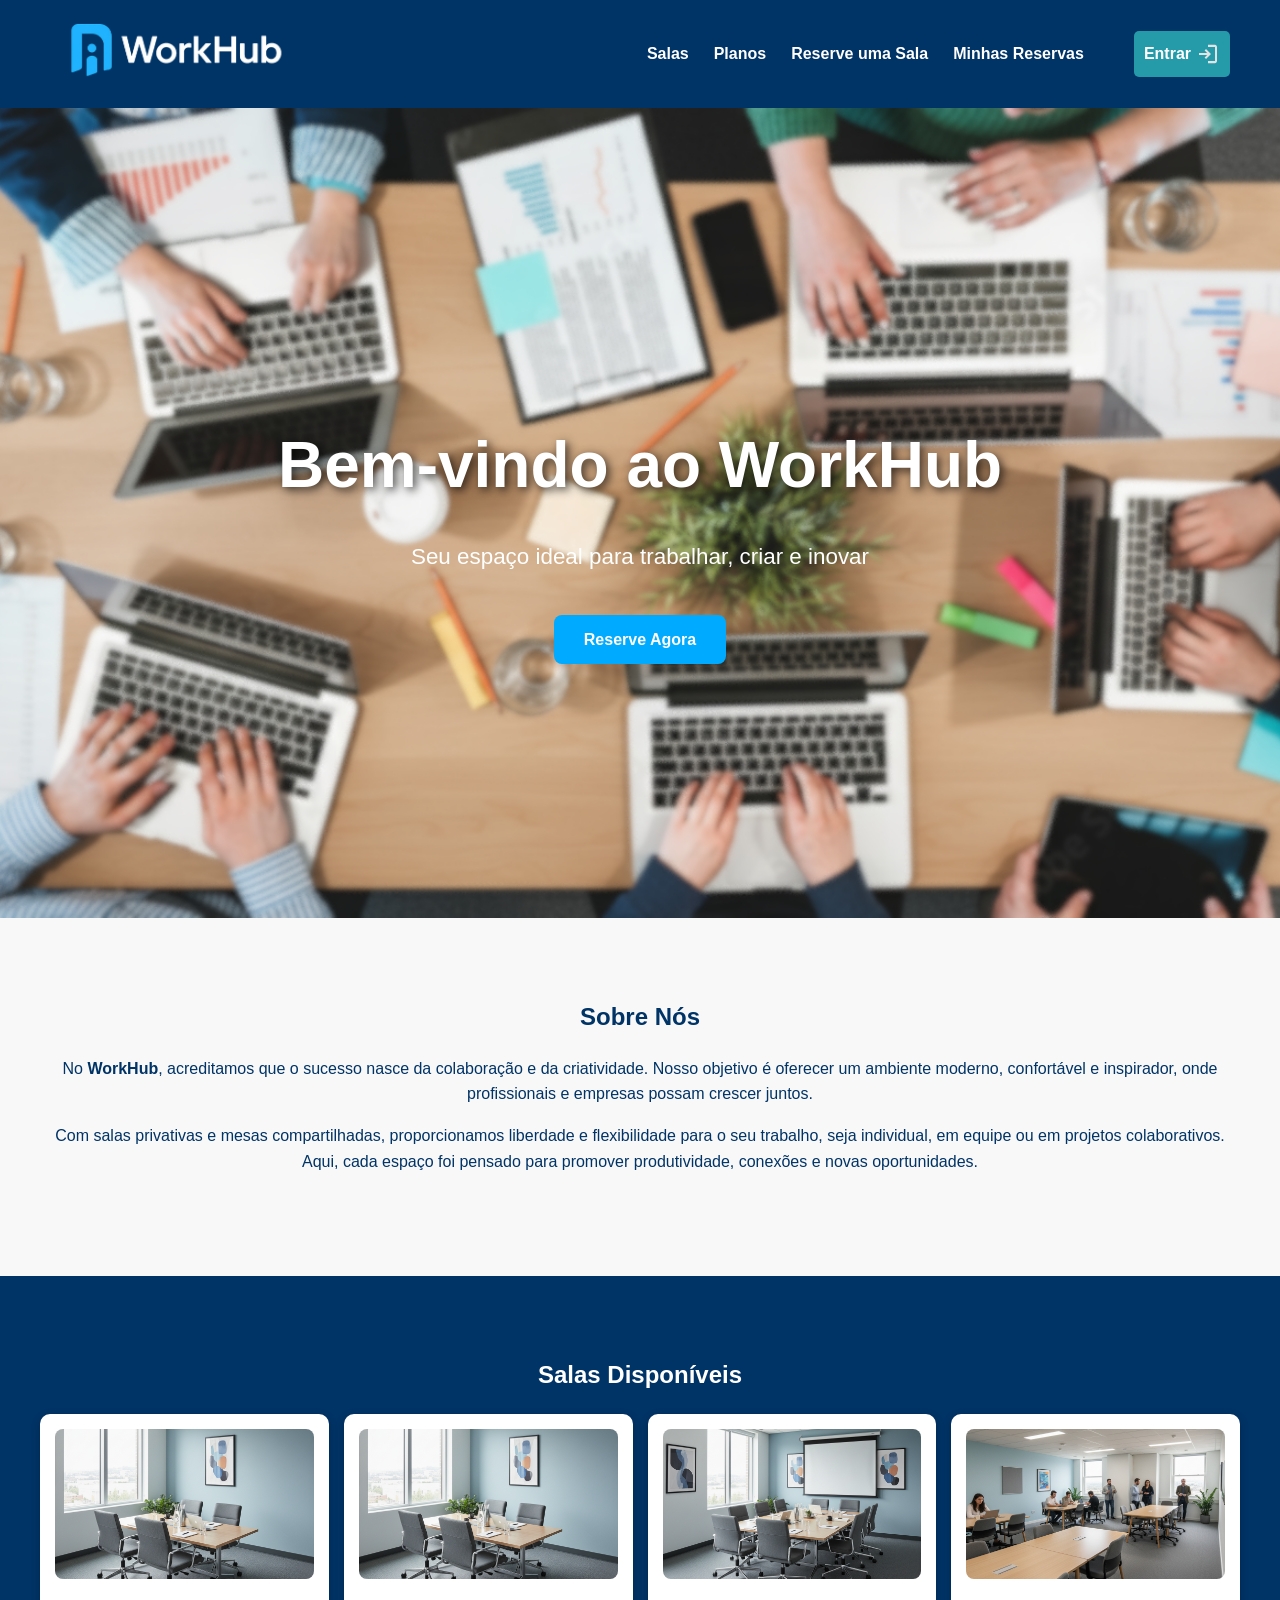
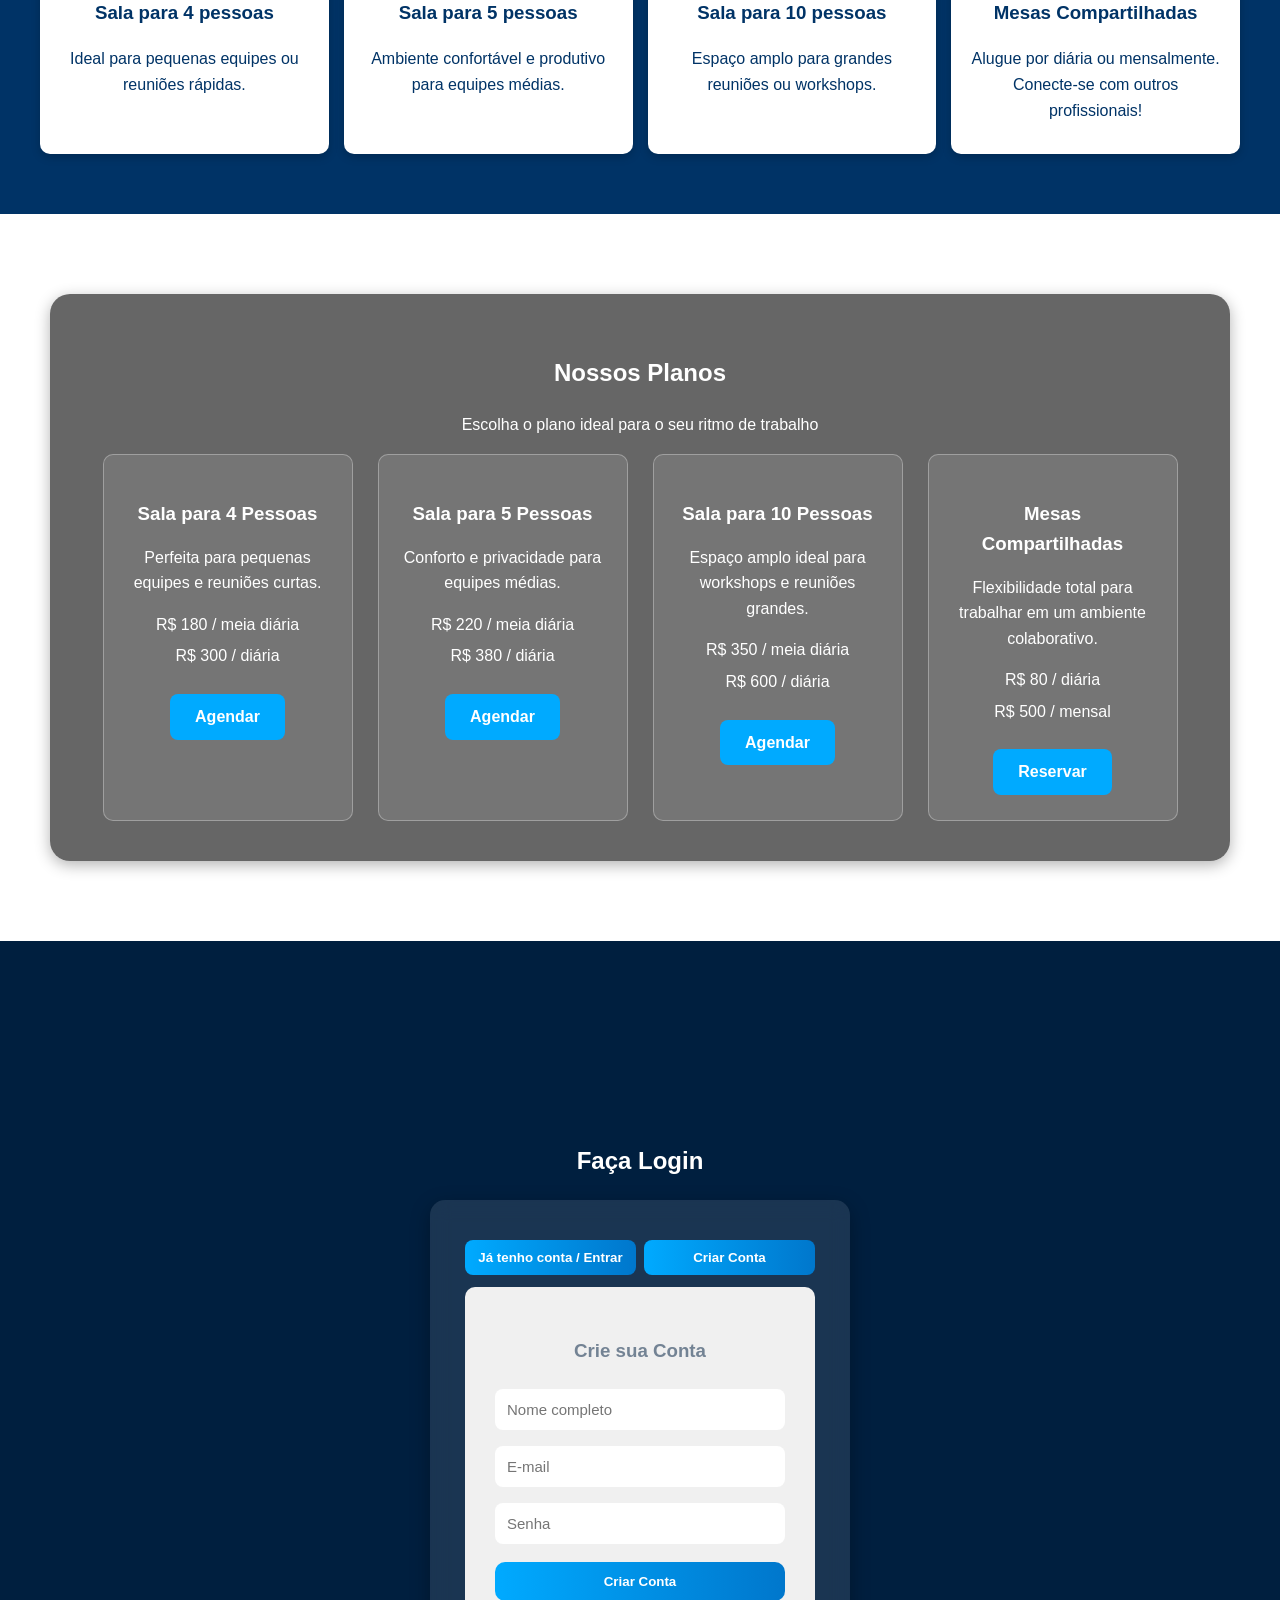
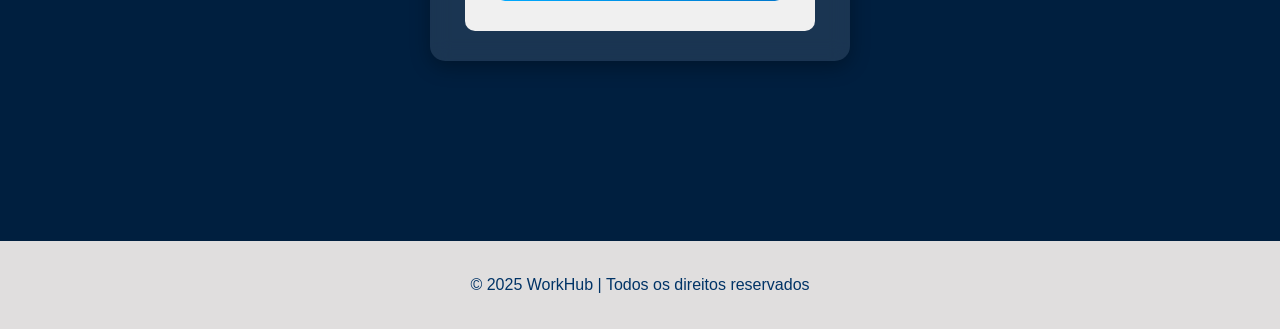
<file: frontend/index.html>
<!DOCTYPE html>

<html lang="pt-br">

    <head>
        <meta charset="UTF-8">
        <meta name="viewport" content="width=device-width, initial-scale=1.0">
        <title>WorkHub - Coworking</title>
        <link rel="stylesheet" href="style.css">
    </head>

    <body>
        <!-- Cabeçalho -->
        <header>
            <a href="index.html">
                <div class="logo">
                    <img src="img/logo_workHub.png" class="logo">
                </div>
            </a>
            <nav>
                <ul>
                    <li><a href="#salas">Salas</a></li>
                    <li><a href="#planos">Planos</a></li>
                    <li><a href="#reserva">Reserve uma Sala</a></li>
                    <li><a id="minhas-reservas" href="minhas-reservas.html">Minhas Reservas</a></li>
                    <li id="admin">
                        <a href="painelAdm.html">
                            Admin
                        </a>
                    </li>
                    <li>
                        <a id="sair">
                            Sair
                            <img src="img/exit.svg">
                        </a>
                    </li>
                    <li id="entrar">
                        <a onclick="irParaLogin2()" id="entrar">
                            Entrar
                            <img src="img/enter.svg">
                        </a>
                    </li>
                </ul>
            </nav>
        </header>

        <!-- Seção Home -->
        <section id="home" class="hero" style="background-image: url('img/capa_workHub.png');">
            <div class="capa">
                <h1>Bem-vindo ao WorkHub</h1>
                <p>Seu espaço ideal para trabalhar, criar e inovar</p>
                <a class="btn btn-abrirmodal">Reserve Agora</a>
            </div>
        </section>

        <!-- Seção Sobre Nós -->
        <section id="sobre" class="section sobre-nos">
            <h2>Sobre Nós</h2>
            <p>
                No <strong>WorkHub</strong>, acreditamos que o sucesso nasce da colaboração e da criatividade. 
                Nosso objetivo é oferecer um ambiente moderno, confortável e inspirador, onde profissionais e empresas 
                possam crescer juntos. 
            </p>
            <p>
                Com salas privativas e mesas compartilhadas, proporcionamos liberdade e flexibilidade para o seu trabalho, 
                seja individual, em equipe ou em projetos colaborativos. Aqui, cada espaço foi pensado para promover 
                produtividade, conexões e novas oportunidades.
            </p> <br/>
        </section>

        <!-- Seção Salas -->
        <section id="salas" class="section">
            <h2>Salas Disponíveis</h2>
            <div class="salas-container">
                <div class="sala">
                    <img src="img/sala_4pessoas.png" alt="Sala para 4 pessoas" class="img-sala"/>
                    <h3>Sala para 4 pessoas</h3>
                    <p>Ideal para pequenas equipes ou reuniões rápidas.</p>
                </div>
                <div class="sala">
                    <img src="img/sala_4pessoas.png" alt="Sala para 5 pessoas" class="img-sala"/>
                    <h3>Sala para 5 pessoas</h3>
                    <p>Ambiente confortável e produtivo para equipes médias.</p>
                </div>
                <div class="sala">
                    <img src="img/sala_10pessoas.png" alt="Sala para 10 pessoas" class="img-sala"/>
                    <h3>Sala para 10 pessoas</h3>
                    <p>Espaço amplo para grandes reuniões ou workshops.</p>
                </div>
                <div class="sala">
                    <img src="img/sala_compartilhada.png" alt="Sala compartilhada" class="img-sala"/>
                    <h3>Mesas Compartilhadas</h3>
                    <p>Alugue por diária ou mensalmente. Conecte-se com outros profissionais!</p>
                </div>
            </div>
        </section>

        <!-- Seção Planos -->
        <section id="planos" class="section">
            <div class="overlay">
                <h2>Nossos Planos</h2>
                <p>Escolha o plano ideal para o seu ritmo de trabalho</p>
                <div class="planos-container">

                    <div class="plano">
                        <h3>Sala para 4 Pessoas</h3>
                        <p>Perfeita para pequenas equipes e reuniões curtas.</p>
                        <ul>
                        
                            <li>R$ 180 / meia diária</li>
                            <li>R$ 300 / diária</li>
                        </ul>
                        <a class="btn btn-abrirmodal">Agendar</a>
                    </div>

                    <div class="plano">
                        <h3>Sala para 5 Pessoas</h3>
                        <p>Conforto e privacidade para equipes médias.</p>
                        <ul>
                        
                            <li>R$ 220 / meia diária</li>
                            <li>R$ 380 / diária</li>
                        </ul>
                        <a class="btn btn-abrirmodal">Agendar</a>
                    </div>

                    <div class="plano">
                        <h3>Sala para 10 Pessoas</h3>
                        <p>Espaço amplo ideal para workshops e reuniões grandes.</p>
                        <ul>
                
                            <li>R$ 350 / meia diária</li>
                            <li>R$ 600 / diária</li>
                        </ul>
                        <a class="btn btn-abrirmodal">Agendar</a>
                    </div>

                    <div class="plano">
                        <h3>Mesas Compartilhadas</h3>
                        <p>Flexibilidade total para trabalhar em um ambiente colaborativo.</p>
                        <ul>
                
                            <li>R$ 80 / diária</li>
                            <li>R$ 500 / mensal</li>
                        </ul>
                        <a class="btn btn-abrirmodal">Reservar</a>
                    </div>

                </div>
            </div>
        </section>

        <!-- Seção Reserva (substituir a antiga) -->
        <section id="reserva" class="section">
            <h1>Faça Login</h1>

            <div class="form-container">
                <!-- abas rápidas -->
                <div style="display:flex;gap:8px;justify-content:center;margin-bottom:12px;">
                    <button type="button" id="btn-entrar" class="btn">Já tenho conta / Entrar</button>
                    <button type="button" id="btn-criar-view" class="btn">Criar Conta</button>
                </div>

                <!-- aviso -->
                <p id="aviso" class="alerta">⚠️ Você precisa se cadastrar ou entrar para fazer uma reserva.</p>

                <!-- Formulário de criação (padrão visível) -->
                <form id="form-criar" style="display:block;">
                    <h3>Crie sua Conta</h3>
                    <input type="text" id="nome" placeholder="Nome completo" required>
                    <input type="email" id="email" placeholder="E-mail" required>
                    <input type="password" id="senha" placeholder="Senha" required>
                    <button type="button" class="btn" id="btn-criar">Criar Conta</button>
                </form>

                <!-- Formulário de login (inicialmente oculto) -->
                <form id="form-entrar" style="display:none;">
                    <h3>Entrar</h3>
                    <input type="email" id="login-email" placeholder="E-mail" required>
                    <input type="password" id="login-senha" placeholder="Senha" required>
                    <button type="button" class="btn" id="btn-login">Entrar</button>
                </form>

                <!-- Área de agendamento (inicialmente oculta) -->
                <form id="area-agendamento" style="display:none;margin-top:12px;">
                    <h3>Agendar Sala</h3>
                    <select id="sala-select" required>
                        <option value="">Selecione a sala</option>
                        <option>Sala para 4 pessoas</option>
                        <option>Sala para 5 pessoas</option>
                        <option>Sala para 10 pessoas</option>
                        <option>Mesas Compartilhadas</option>
                    </select>
                    <input type="date" id="data-agenda" required>
                    <input type="time" id="hora-agenda" required>
                    <button type="submit" class="btn" id="btn-agendar">Agendar</button>
                </form>
                <p id="nao-encontrado" class="alerta">O usuário não foi encontrado, verifique se o usuário e/ou senha estão corretos.</p>
                <p id="senha-incorreta" class="alerta">A senha está incorreta.</p>
            </div>
        </section>

        <!-- Modal de Reserva -->
        <div id="modal-reserva">
            
            <div id="modal-square">
                <div id="modal-close">X</div>
                <h2 id="modal-title">Reservar Sala</h1>
                <div id="modal-loading">
                    <div class="loader"></div>
                </div>

                <form id="modal-form">
                    <label for="input-unidade">Unidade:</label>
                    <select type="select" id="input-unidade" required>
                        <option value="">Selecione a unidade</option>
                    </select>

                    <label for="input-sala">Sala:</label>
                    <select type="select" id="input-sala" disabled required>
                        <option value="">Selecione a sala</option>
                    </select>
                    
                    <div id="form-row">
                        <div class="form-item">
                            <label for="input-capacidade">Capacidade:</label>
                            <input type="text" id="input-capacidade" disabled>
                        </div>
                        <div class="form-item">
                            <label for="input-tipo">Tipo:</label>
                            <input type="text" id="input-tipo" disabled>
                        </div>
                    </div>
                
                    <label for="input-data">Data:</label>
                    <input type="date" id="input-data" disabled required>

                    <label for="input-hora">Turno:</label>
                    <select type="select" id="input-hora" disabled required>
                        <option value="manhã">Manhã (06:00h - 12:00h)</option>
                        <option value="tarde">Tarde (13:00h - 18:00h)</option>
                        <option value="full">Dia Inteiro (06:00h - 18:00h)</option>
                    </select>

                    <button type="button" id="verificar-disponibilidade">
                        Verificar disponibilidade
                        <img src="img/search.svg" id="loader-verificar" class="loader-small"/>
                    </button>

                    <div id="modal-aviso">
                        Já exite uma reserva para esta sala neste dia e turno. Por favor, escolha outra data ou sala.
                    </div>
                </form>

                <div id="modal-pagamento">
                    <div class="aviso-positivo">
                        <h3>Reserva Verificada!</h3>
                        <p>Sua reserva está disponível. Complete o pagamento para finalizar.</p>
                    </div>
                    <p>Por favor, confirme as informações da sua reserva:</p>
                    <ul id="resumo-reserva">
                        <!-- detalhes da reserva serão inseridos aqui -->
                        <li>Unidade: <span id="resumo-unidade"></span></li>
                        <li>Sala: <span id="resumo-sala"></span></li>   
                        <li>Data: <span id="resumo-data"></span></li>
                        <li>Turno: <span id="resumo-turno"></span></li>
                        <li>Preço: R$ <span id="resumo-preco"></span></li>
                    </ul>
                    <p>Para confirmar sua reserva, por favor, escolha a forma de pagamento:</p>
                    <form id="pagamento-form">
                        <h3>Forma de Pagamento</h3>
                        <div id="form-row2">
                            <input type="radio" class="forma-pagamento" id="cartao-credito" name="pagamento" value="cartao-credito" required>
                            <label for="cartao">Cartão de Crédito</label>
                        </div>
                        <div id="form-row2">
                            <input type="radio" class="forma-pagamento" id="cartao-debito" name="pagamento" value="cartao-debito" required>
                            <label for="cartao">Cartão de Débito</label><br>   
                        </div>
                        <div id="form-row2">
                            <input type="radio" class="forma-pagamento" id="pix" name="pagamento" value="pix" required>
                            <label for="pix">PIX</label>
                        </div>
                        <div id="form-row2">
                            <input type="radio" class="forma-pagamento" id="dinheiro" name="pagamento" value="dinheiro" required>
                            <label for="pix">Dinheiro</label>
                        </div>
                        <br>
                        
                        <button type="button" id="confirmar-reserva" disabled>
                            Finalizar Pagamento
                            <img src="img/done.svg" id="loader-confirmar" class="loader-small"/>
                        </button>
                    </form>
                </div>
            </div>
        </div>

        <script src="main.js" crossorigin="anonymous"></script>
        <script src="reserva.js" crossorigin="anonymous"></script>

        <script>
            /* Lógica simples (simulada) - sem backend */
            (function(){
                const formCriar = document.getElementById('form-criar');
                const formEntrar = document.getElementById('form-entrar');

                // abas
                document.getElementById('btn-entrar').addEventListener('click', function(){
                    formCriar.style.display = 'none';
                    formEntrar.style.display = 'block';
                });
                document.getElementById('btn-criar-view').addEventListener('click', function(){
                    formEntrar.style.display = 'none';
                    formCriar.style.display = 'block';
                });
            })();
        </script>
        <!-- Rodapé -->
        <footer>
            <p>© 2025 WorkHub | Todos os direitos reservados</p>
        </footer>
    </body>

</html>
</file>
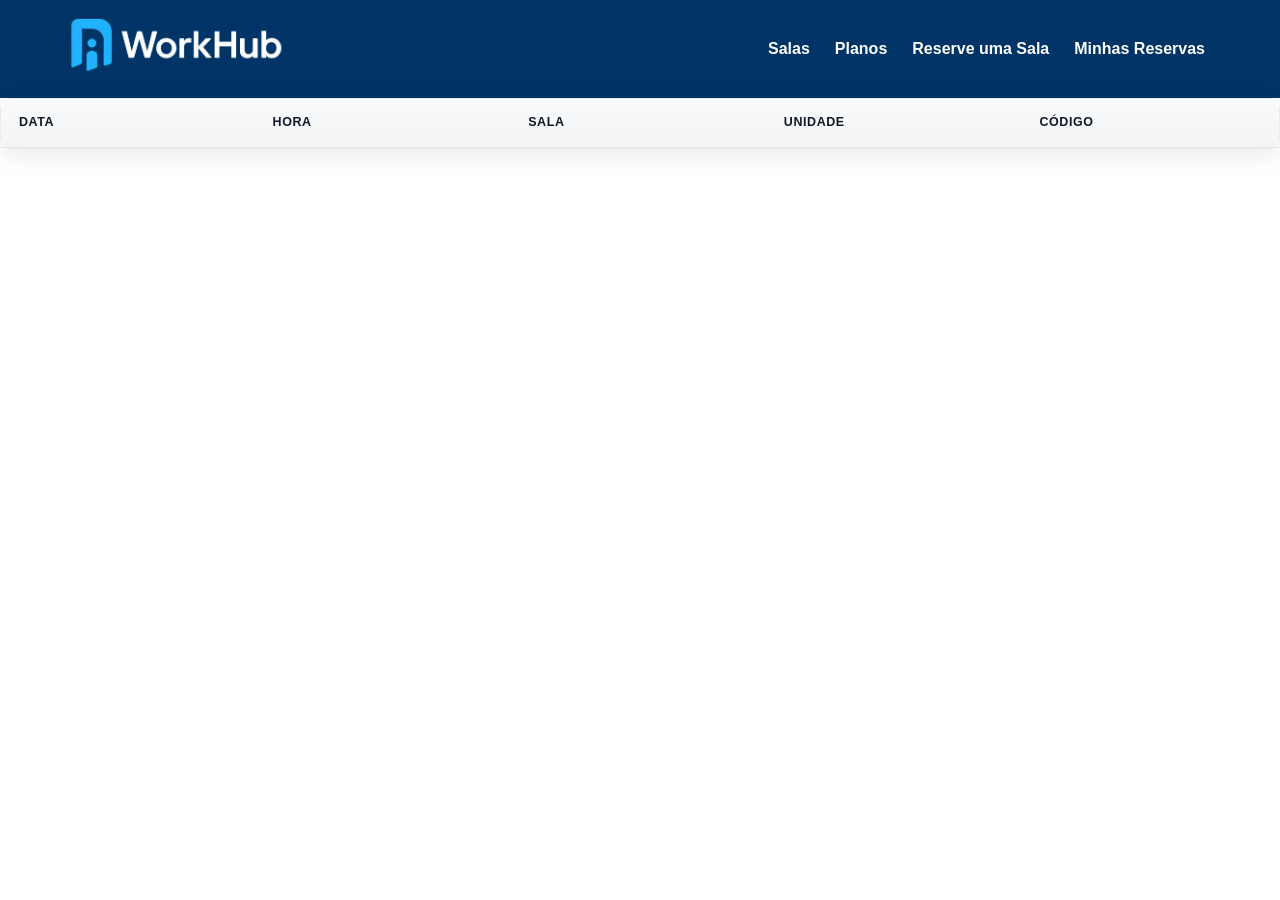
<file: frontend/minhas-reservas.html>
<!DOCTYPE html>

<html lang="pt-br">

    <head>
        <meta charset="UTF-8">
        <meta name="viewport" content="width=device-width, initial-scale=1.0">
        <title>WorkHub - Coworking</title>
        <link rel="stylesheet" href="style.css">
    </head>

    <body>
        <!-- Cabeçalho -->
        <header>
            <a href="index.html">
                <div class="logo">
                    <img src="img/logo_workHub.png" class="logo">
                </div>
            </a>
            <nav>
                <ul>
                    <li><a href="index.html">Salas</a></li>
                    <li><a href="index.html">Planos</a></li>
                    <li><a href="index.html">Reserve uma Sala</a></li>
                    <li><a id="minhas-reservas" href="minhas-reservas.html">Minhas Reservas</a></li>
                    <li>
                        <a id="sair">
                            Sair
                            <img src="img/exit.svg">
                        </a>
                    </li>
                </ul>
            </nav>
        </header>

        <table>
            <thead>
                <tr>
                    <th>Data</th>
                    <th>Hora</th>
                    <th>Sala</th>
                    <th>Unidade</th>
                    <th>Código</th>
                </tr>
            </thead>
            <tbody id="corpo-tabela-reservas">
            </tbody>    
        </table>
        <script src="reservas.js"></script>
    </body>
</file>
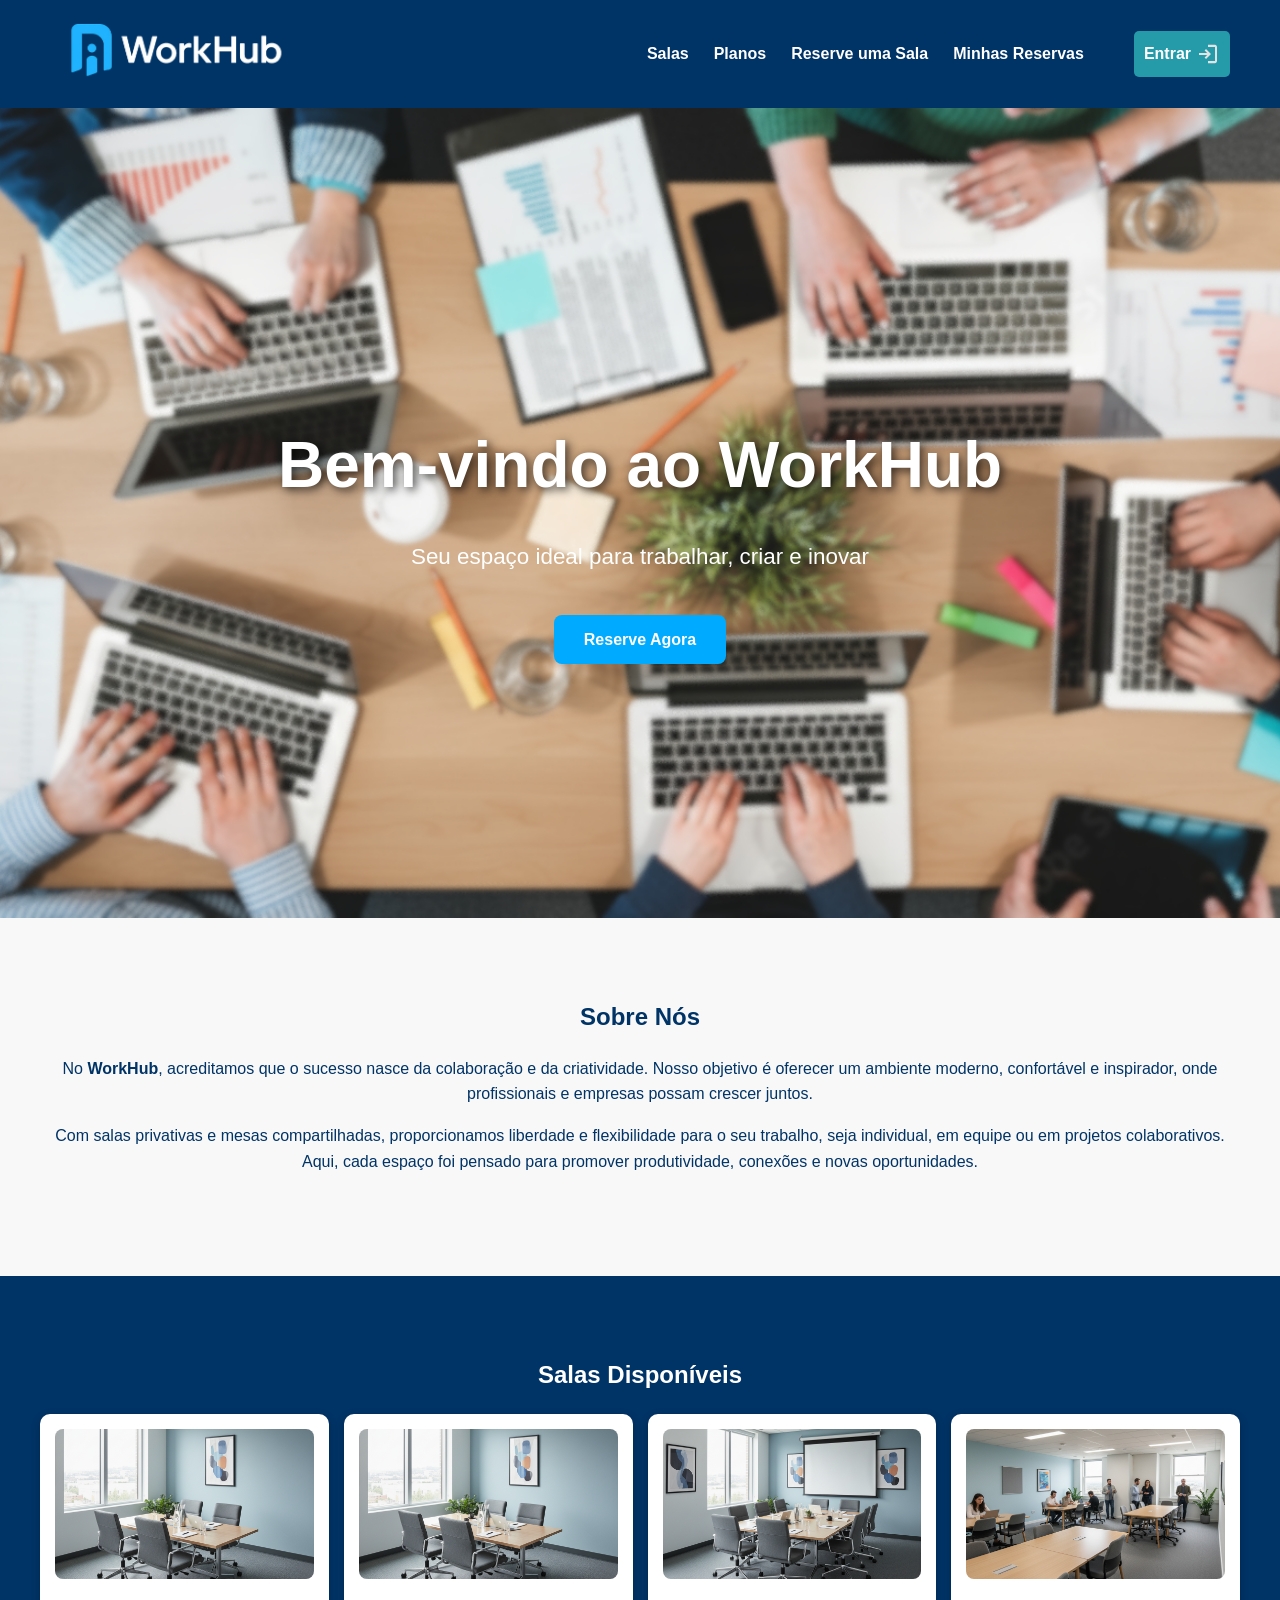
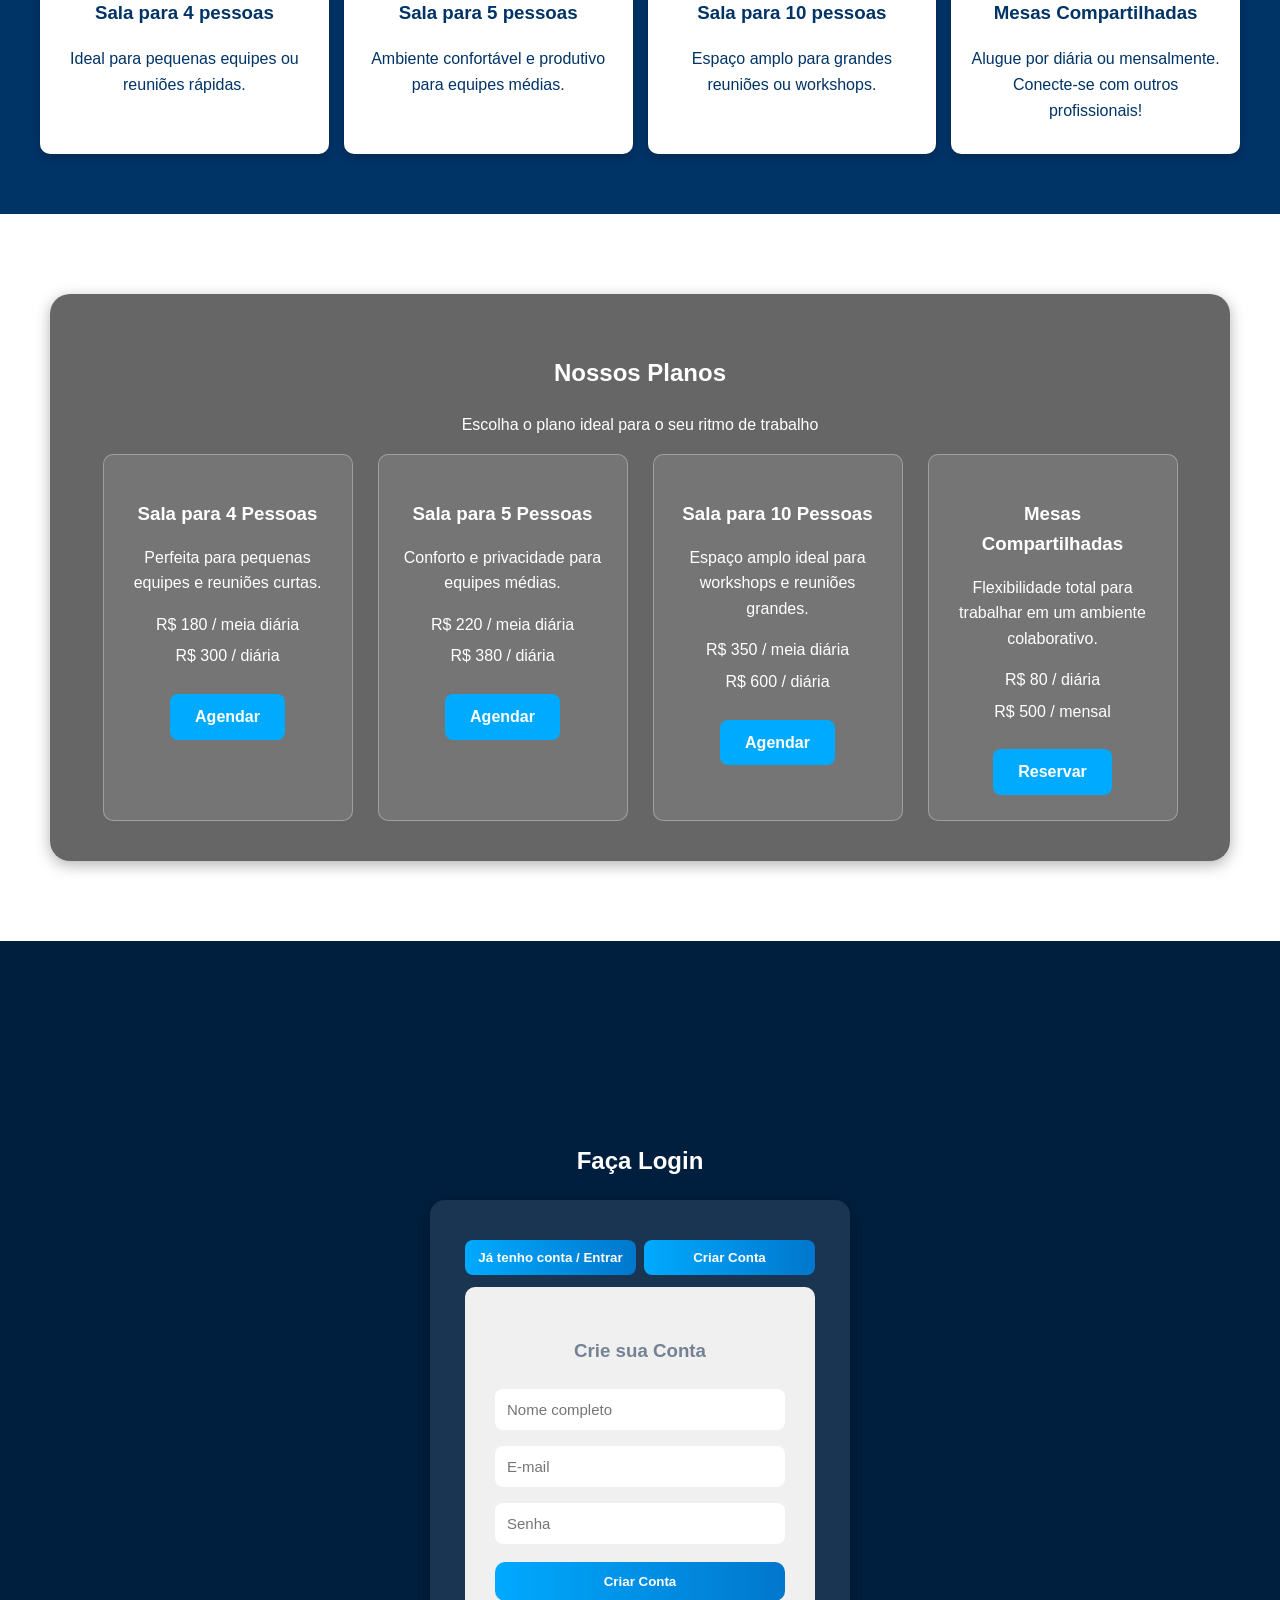
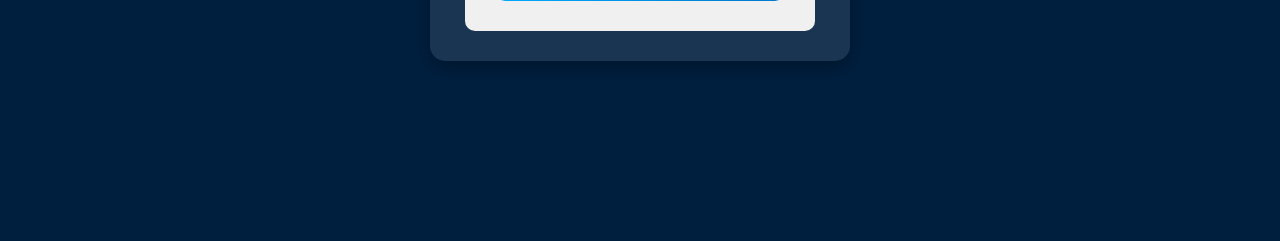
<file: frontend/painelAdm.html>
<!DOCTYPE html>
<html lang="pt-br">
<head>
    <meta charset="UTF-8">
    <meta name="viewport" content="width=device-width, initial-scale=1.0">
    <title>WorkHub - Painel Administrativo</title>
    <link rel="stylesheet" href="painelAdmin.css">
</head>
<body>
    <header>
        <h1>Painel Administrativo</h1>
        <button class="btn-sair">Sair</button>
    </header>

    <main>
        <!-- Gerenciar Unidades -->
        <section class="card">
            <h2>Gerenciar Unidades</h2>
            <h3>Unidades Cadastradas</h3>
            <table>
                <thead>
                    <tr>
                        <th>Nome</th>
                        <th>Endereço</th>
                        <th>Ações</th>
                    </tr>
                </thead>
                <tbody id="lista-unidades">
                    <tr>
                        <td>Unidade Workhub Alameda</td>
                        <td>Rua Alameda 194, São Paulo - SP</td>
                        <td>
                            <button title="Editar registro" class="btn btn-editar"><img src="img/edit.svg"></button>
                            <button title="Excluir registro" class="btn btn-excluir"><img src="img/delete.svg"></button>
                        </td>
                    </tr>
                </tbody>
            </table>
            <h3>Criar Unidade</h3>
            <form id="form-unidade">
                <input type="text" id="nome-unidade" placeholder="Nome da Unidade" required>
                <input type="text" id="endereco-unidade" placeholder="Endereço da Unidade" required>
                <button type="submit">Adicionar Unidade</button>
            </form>
        </section>

        <!-- Gerenciar Salas -->
        <section class="card">
            <h2>Gerenciar Salas</h2>
            <form>
                <h3>Selecione uma Unidade</h3>
                <select id="filtro-unidade">
                    <option value="" disabled selected>Selecione uma Unidade</option>
                </select>
            </form>

            <div id="hidden">
                <h3>Salas Cadastradas</h3>
                <table>
                    <thead>
                        <tr>
                            <th>Nome</th>
                            <th>Capacidade</th>
                            <th>Tipo</th>
                            <th>Ações</th>
                        </tr>
                    </thead>
                    <tbody id="lista-salas"></tbody>
                </table>

                <h3>Criar Sala</h3>
                
                <form id="form-sala">
                    <!-- <select id="tipo-sala" required>
                        <option value="" disabled selected>Unidade</option>
                    </select> -->
                    <input type="text" id="nome-sala" placeholder="Nome da Sala" required>
                    <input type="number" id="capacidade-sala" placeholder="Capacidade" required>
                    <select id="tipo-sala" required>
                        <option value="" disabled selected>Tipo (privada, compartilhada...)</option>
                        <option value="false">Privada</option>
                        <option value="true">Compartilhada</option>
                    </select>
                    <button type="submit">Adicionar Sala</button>
                </form>
            </div>
        </section>

        <!-- modal editar unidade -->
        <div id="modal-editar-unidade" class="modal">
            <div class="modal-conteudo">
                <!-- <span class="fechar-modal-editar-unidade">&times;</span> -->
                <h2>Editar Unidade</h2>
                <form id="form-editar-unidade">
                    <input type="hidden" id="editar-id-unidade">
                    <label for="editar-id-unidade">Nome da Unidade</label>
                    <input type="text" id="editar-nome-unidade" placeholder="Nome da Unidade" required>
                    <label for="editar-nome-unidade">Endereço</label>    
                    <input type="text" id="editar-endereco-unidade" placeholder="Endereço da Unidade" required>
                    <button type="submit" onclick="updateUnidade()">Salvar Alterações</button>
                    <button id="fechar-modal-editar-unidade" type="button" class="btn-cancelar">Cancelar</button>
                </form>
            </div>
        </div>

        <!-- modal deletar unidade -->
        <div id="modal-deletar-unidade" class="modal">
            <div class="modal-conteudo">
                <span class="fechar">&times;</span>
                <h2>Confirmar Exclusão</h2>
                <p>Tem certeza que deseja excluir esta unidade?</p>
                <form id="form-deletar-unidade">
                    <button type="submit" id="confirmar-exclusao-unidade">Sim, Excluir</button>
                    <button type="button" class="btn-cancelar">Cancelar</button>
                </form>
            </div>
        </div>

        <!-- modal editar sala -->
        <div id="modal-editar-sala" class="modal">
            <div class="modal-conteudo">
                <h2>Editar Sala</h2>
                <form id="form-editar-sala">
                    <input hidden id="editar-id-unidade-sala">
                    <input hidden id="editar-id-sala">

                    <label for="editar-nome-unidade-sala">Unidade</label>
                    <input type="text" disabled id="editar-nome-unidade-sala" placeholder="Unidade" required>
                    
                    <label for="editar-nome-sala">Nome da Sala</label>
                    <input type="text" id="editar-nome-sala" placeholder="Nome da Sala" required>

                    <label for="editar-capacidade-sala">Capacidade</label>
                    <input type="number" id="editar-capacidade-sala" placeholder="Capacidade" required>

                    <label for="editar-tipo-sala">Tipo de Sala</label>
                    <select id="editar-tipo-sala" required>
                        <option value="false">Privada</option>
                        <option value="true">Compartilhada</option>
                    </select>
                    <button type="submit" onclick="updateSala()">Salvar Alterações</button>
                    <button id="fechar-modal-editar-sala" type="button" class="btn-cancelar">Cancelar</button>
                </form>
            </div>
        </div>
    </main>
   <script src="painelAdmin.js"></script>
</body>
</html>
</file>
<file: frontend/style.css>
body {
    margin: 0;
    font-family: "Segoe UI", Arial, sans-serif;
    line-height: 1.6;
}


header {
    background-color: #003366;
    color: white;
    display: flex;
    justify-content: space-between;
    align-items: center;
    padding: 15px 50px;
}

header .logo img {
    height: 60px;
}

nav ul {
    list-style: none;
    display: flex;
    gap: 25px;
    /* height: 30px; */
    align-items: center;
}

nav a {
    text-decoration: none;
    color: white;
    font-weight: bold;
    transition: 0.3s;
}

nav a:hover {
    color: #66b3ff;
}


.hero {
    height: 80vh;
    background-size: cover;
    background-position: center;
    display: flex;
    align-items: center;
    justify-content: center;
    color: white;
    text-align: center;
    position: relative;
}

.hero .overlay {
    background: rgba(0, 0, 0, 0.6);
    padding: 40px;
    border-radius: 10px;
}


.btn {
    background-color: #003366;
    color: white;
    padding: 10px 20px;
    border-radius: 5px;
    text-decoration: none;
    display: inline-block;
    transition: 0.3s;
    margin-top: 10px;
}

.btn:hover {
    background-color: #0055a5;
}


.section {
    padding: 60px 20px;
    text-align: center;
}


#sobre {
    background-color: #f8f8f8;
    color: #003366;
    padding: 60px 40px;
}

#salas {
    background-color: #003366;
    color: white;
}

.salas-container {
    display: flex;
    gap: 20px;
    flex-wrap: wrap;
    justify-content: center;
}

.sala {
    background-color: white;
    color: #003366;
    border-radius: 10px;
    padding: 20px;
    width: 250px;
    box-shadow: 0 3px 10px rgba(0, 0, 0, 0.2);
}

.img-placeholder {
    background-color: #ccc;
    height: 150px;
    border-radius: 8px;
    margin-bottom: 10px;
}


#planos {
    position: relative;
    background-image: url('img/img_01_workHub.jpg');
    background-size: cover;
    background-position: center;
    background-attachment: fixed;
    color: white;
}

#planos .overlay {
    background: rgba(156, 150, 150, 0.6);
    padding: 60px 20px;
    border-radius: 5px;
}

.planos-container {
    display: flex;
    gap: 20px;
    justify-content: center;
    flex-wrap: wrap;
}

.plano {
    background-color: rgba(255, 255, 255, 0.1);
    border: 1px solid rgba(255, 255, 255, 0.3);
    border-radius: 10px;
    padding: 20px;
    width: 250px;
    transition: 0.3s;
}

.plano:hover {
    background-color: rgba(255, 255, 255, 0.2);
    transform: scale(1.05);
}


.form-container {
    display: flex;
    justify-content: center;
}

form {
    background-color: #f0f0f0;
    padding: 30px;
    border-radius: 10px;
    width: 300px;
}

form input,
form select {
    width: 100%;
    padding: 8px;
    margin: 8px 0;
    border-radius: 5px;
    border: 1px solid #ccc;
}


footer {
    background-color: rgb(224, 222, 222);
    color:#003366;
    text-align: center;
    padding: 15px 0;
}
#reserva{
    background-color:#003366;
}
h1 {
  color: white;
}

.hero {
    height: 90vh;
    background-size: cover;
    background-position: center;
    position: relative;
    display: flex;
    align-items: center;
    justify-content: center;
    text-align: center;
}

.capa {
    color: white;
    padding: 60px;
    border-radius: 15px;
}

.capa h1 {
    font-size: 4em; 
    font-weight: 700;
    margin-bottom: 20px;
    text-shadow: 3px 3px 10px rgba(0, 0, 0, 0.7);
}

.capa p {
    font-size: 1.4em;
    margin-bottom: 30px;
}

.capa .btn {
    background-color: #00aaff;
    color: white;
    padding: 12px 30px;
    border-radius: 8px;
    text-decoration: none;
    font-weight: bold;
    transition: 0.3s;
}

.capa .btn:hover {
    background-color: #0088cc;
}

.capa .btn:hover {
    background-color: #0055a5;
}
.salas-container {
    display: flex;
    justify-content: space-around;
    align-items: stretch;
    gap: 15px;
    flex-wrap: nowrap; 
    width: 100%;
    max-width: 1200px;
    margin: 0 auto;
}

.sala {
    background-color: white;
    color: #003366;
    border-radius: 10px;
    padding: 15px;
    width: 22%; 
    box-shadow: 0 3px 10px rgba(0, 0, 0, 0.2);
    text-align: center;
    transition: transform 0.3s, box-shadow 0.3s;
}

.sala:hover {
    transform: translateY(-5px);
    box-shadow: 0 6px 15px rgba(0, 0, 0, 0.3);
}

.img-sala {
    width: 100%;
    height: 150px;
    object-fit: cover;
    border-radius: 8px;
    margin-bottom: 10px;
    display: block;
}
#planos {
    background-image: url('img/img_01_workHub.jpg');
    background-size: cover;
    background-position: center;
    color: white;
    text-align: center;
    padding: 80px 0;
}

#planos .overlay {
    background: rgba(0, 0, 0, 0.6);
    padding: 60px 0;
}

.planos-container {
    display: flex;
    justify-content: center;
    align-items: stretch;
    gap: 25px;
    max-width: 1200px;
    margin: 0 auto;
    flex-wrap: nowrap; 
    overflow: hidden;
}

.plano {
    background-color: rgba(255, 255, 255, 0.1);
    border: 1px solid rgba(255, 255, 255, 0.3);
    border-radius: 10px;
    padding: 25px;
    width: 22%; 
    min-width: 250px;
    box-sizing: border-box;
    transition: 0.3s;
}

.plano:hover {
    transform: scale(1.05);
    background-color: rgba(255, 255, 255, 0.2);
}

.plano h3 {
    margin-bottom: 10px;
}

.plano ul {
    list-style: none;
    padding: 0;
    margin: 15px 0;
}

.plano ul li {
    margin: 6px 0;
    font-weight: 500;
}

.plano .btn {
    background-color: #00aaff;
    color: white;
    padding: 10px 25px;
    border-radius: 8px;
    text-decoration: none;
    font-weight: bold;
    transition: 0.3s;
    display: inline-block;
}

.plano .btn:hover {
    background-color: #0088cc;
}

#planos .overlay {
    max-width: 1100px;     
    margin: 0 auto;        
    border-radius: 20px;
    box-shadow: 0 4px 15px rgba(0, 0, 0, 0.3);
    padding: 40px;        
}

#reserva {
    background-color: #003366;
    color: white;
    text-align: center;
    padding: 60px 20px;
}

.form-container {
    display: flex;
    flex-direction: column;
    align-items: center;
    max-width: 360px;
    margin: 0 auto;
}


.form-container > div {
    display: flex;
    gap: 10px;
    justify-content: center;
    margin-bottom: 15px;
}

#btn-entrar,
#btn-criar-view {
    background-color: #00aaff;
    border: none;
    color: #fff;
    font-weight: bold;
    border-radius: 6px;
    padding: 8px 16px;
    cursor: pointer;
    transition: 0.3s;
}

#btn-entrar:hover,
#btn-criar-view:hover {
    background-color: #0088cc;
}

#aviso {
    background-color: rgba(255, 255, 255, 0.12);
    color: #ffdddd;
    border-radius: 6px;
    padding: 8px;
    margin-bottom: 15px;
    font-weight: 600;
    text-align: center;
    width: 100%;
    display: none;
}

#reserva {
  background-color: #001f3f;
  color: white;
  text-align: center;
  padding: 80px 20px;

  display: flex;
  flex-direction: column;
  justify-content: center;
  align-items: center;
  min-height: 100vh; 
  box-sizing: border-box;
}

#reserva h2 {
  margin-bottom: 25px;
  font-size: 28px;
  font-weight: bold;
  color: #ffffff;
}

#reserva .form-container {
  background: rgba(255, 255, 255, 0.1);
  backdrop-filter: blur(10px);
  border-radius: 15px;
  padding: 30px 35px;
  max-width: 420px;
  width: 100%;
  box-shadow: 0 6px 20px rgba(0, 0, 0, 0.3);
  display: flex;
  flex-direction: column;
  align-items: center;
  box-sizing: border-box;
}

#reserva .form-container > * {
  width: 100%;
  box-sizing: border-box;
}

#reserva .form-container > div {
  display: flex;
  justify-content: space-between;
  gap: 10px;
  margin-bottom: 15px;
}

#reserva .form-container > div button {
  flex: 1;
  background-color: #00aaff;
  border: none;
  color: #fff;
  font-weight: bold;
  padding: 10px;
  border-radius: 8px;
  cursor: pointer;
  transition: 0.3s;
}

#reserva .form-container > div button:hover {
  background-color: #0088cc;
}

#reserva #aviso {
  background-color: rgba(255, 255, 255, 0.15);
  color: #ffdddd;
  border-radius: 8px;
  padding: 10px;
  font-weight: 600;
  text-align: center;
  margin-bottom: 15px;
}


#reserva form {
  width: 100%;
  display: flex;
  flex-direction: column;
  gap: 10px;
  text-align: left;
}

#reserva input,
#reserva select {
  width: 100%;
  padding: 12px;
  border-radius: 8px;
  border: none;
  font-size: 15px;
  box-sizing: border-box;
}

#reserva button.btn {
  width: 100%;
  background: linear-gradient(90deg, #00aaff, #0077cc);
  color: white;
  border: none;
  border-radius: 10px;
  padding: 12px;
  font-weight: bold;
  cursor: pointer;
  transition: transform 0.2s, background 0.3s;
}

#reserva button.btn:hover {
  transform: scale(1.03);
  background: linear-gradient(90deg, #0099dd, #005fa3);
}

#reserva .form-container form h3 {
  text-align: center !important;
  color:#001f3f85 !important;
  margin-bottom: 15px;
  font-weight: 600;
}

/* modal */

#modal-reserva {
    background-color: rgba(0, 0, 0, 0.5);
    position: fixed;
    top: 0;
    width: 100%;
    height: 100%;
    display: flex;
    justify-content: center;
    align-content: center;
    flex-wrap: wrap;
    display: none;
}

#modal-square {
    background-color: white;
    width: 600px;
    padding: 15px 20px;
    border-radius: 10px;
    box-shadow: 0 4px 15px rgba(0, 0, 0, 0.3);
    display: flex;
    flex-direction: column;
    gap: 15px;
}

#modal-loading {
  display: flex;
  justify-content: center;
  align-items: center;
  height: 100px;
}

.loader {
  border: 8px solid #f3f3f3;      
  border-top: 8px solid #3498db;   
  border-radius: 50%;             
  width: 60px;                  
  height: 60px;
  animation: spin 1s linear infinite;
}

@keyframes spin {
  0% { transform: rotate(0deg); }
  100% { transform: rotate(360deg); }
}

#modal-form {
    display: none;
    background-color: white;
    width: 100%;
    padding: 0px;
    margin: 0px;
}

input[type="date"] {
  width: 100%;          /* ocupa toda a largura do container */
  box-sizing: border-box; /* inclui padding e borda dentro do width */
  padding: 8px;          /* ajuste conforme seu design */
  font-size: 14px;
}

#modal-title {
    color: black;
    text-align: center;
    margin: 0;
}

input:disabled, select:disabled {
  background-color: #eee;   /* cor de fundo */
  color: #888;              /* cor do texto */
  border: 1px solid #ccc;   /* borda diferenciada */
  cursor: not-allowed;      /* cursor de bloqueio */
}

#verificar-disponibilidade {
    background-color: #c7a900;
    display: flex;
    justify-content: center;
    color: white;
    padding: 10px;
    border: none;
    border-radius: 5px;
    width: 100%;
    font-weight: bold;
    cursor: pointer;
    transition: 0.3s;
    margin-bottom: 10px;
}

#loader-verificar {
    height: 16px;
    margin: 0 0 0 5px;
}

#loader-confirmar {
    height: 16px;
    margin: 0 0 0 5px;
}

#confirmar-reserva {
    background-color: #28a745;
    display: flex;
    justify-content: center;
    color: white;
    padding: 10px;
    border: none;
    border-radius: 5px;
    width: 100%;
    font-weight: bold;
    cursor: pointer;
    transition: 0.3s;
}

#confirmar-reserva:disabled {
    background-color: #94d3a2;
    cursor: not-allowed;
}

#form-row {
    display: flex;
    column-gap: 5px;
}
.form-item input{
  width: 100%;       /* Faz o input ocupar toda a largura disponível */
  box-sizing: border-box; /* Inclui padding/borda no cálculo da largura */
}

.form-item {
    flex: 1;            /* Faz o item crescer igualmente */
}

#modal-pagamento {
    display: none;
    background-color: white;
    width: 100%;
    padding: 0px;
    margin: 0px;
}

#pagamento-form {
    padding: 10px 20px;
    width: 100%;
    box-sizing: border-box;
}

#pagamento-form h3 {
    margin-bottom: 15px;
    font-weight: 600;
}

.formato-pagamento {
    width: auto !important;
}

input[type="radio"] {
    width: auto;
    margin-right: 8px;
}

.aviso-positivo {
    border: 2px solid rgb(26, 202, 26);
    border-radius: 10px;
    background-color: #daffbc;
    color: green;
    padding: 12px;
}
.aviso-positivo h3{
    padding: 0px;
    margin: 0;
}
.aviso-positivo p{
    padding: 0px;
    margin: 0;
}

.btn-abrirmodal:hover {
    cursor: pointer;
}

#aviso {
    display: none;
}

#sair {
    background-color: rgb(151, 25, 25);
    padding: 5px 12px;
    border-radius: 5px;
    height: 100%;
    box-sizing: border-box;
    display: flex; 
    gap: 10px;
    display: none;
}

#sair:hover {
    cursor: pointer;
    color: white;
}

#entrar {
    background-color: rgb(37, 155, 170);
    padding: 5px 5px;
    border-radius: 5px;
    height: 100%;
    box-sizing: border-box;
    display: flex; 
    gap: 5px;
}

#entrar:hover {
    cursor: pointer;
    color: white;
}

#nao-encontrado {
    background-color: rgba(255, 255, 255, 0.12);
    color: #ffdddd;
    border-radius: 6px;
    padding: 8px;
    font-weight: 600;
    text-align: center;
    width: 100%;
    display: none;
    margin: 12px 0px 0px 0px;
}
#senha-incorreta {
    background-color: rgba(255, 255, 255, 0.12);
    color: #ffdddd;
    border-radius: 6px;
    padding: 8px;
    font-weight: 600;
    text-align: center;
    width: 100%;
    display: none;
    margin: 12px 0px 0px 0px;
}

/* Tabela moderna com colunas ocupando a largura total */
table {
  width: 100%;
  table-layout: fixed;         /* distribui a largura entre as colunas */
  border-collapse: separate;   /* para border-radius */
  border-spacing: 0;

  border: 1px solid rgba(0,0,0,0.08);
  border-radius: 12px;
  background: #fff;
  box-shadow: 0 8px 24px rgba(0,0,0,0.08);
}

/* Legenda */
caption {
  caption-side: top;
  text-align: left;
  font-weight: 600;
  font-size: 1rem;
  letter-spacing: .2px;
  color: #111827;
  padding: 12px 14px;
}

/* Cabeçalho sticky (em muitos navegadores funciona com th sticky) */
thead th {
  position: sticky;
  top: 0;
  z-index: 1;
  background: linear-gradient(180deg, #f9fafb 0%, #f3f4f6 100%);
  color: #111827;
  font-weight: 700;
  text-transform: uppercase;
  letter-spacing: .6px;
  font-size: .78rem;
  padding: 14px 16px;
  border-bottom: 1px solid rgba(0,0,0,0.08);
  white-space: nowrap;
}

/* Células */
tbody td, thead th { text-align: left; }
tbody td {
  padding: 12px 16px;
  font-size: .92rem;
  color: #374151;
  border-top: 1px solid rgba(0,0,0,0.06);
  overflow: hidden;            /* importante com table-layout: fixed */
  text-overflow: ellipsis;     /* reticências se estourar */
  white-space: nowrap;         /* evita quebrar em múltiplas linhas */
}

/* Zebra */
tbody tr:nth-child(odd) { background: #fcfcfd; }
tbody tr:nth-child(even){ background: #ffffff; }

/* Hover */
tbody tr:hover { background: #f5f7fb; }

/* Foco via teclado */
tbody tr:focus-within {
  outline: 2px solid #3b82f6;
  outline-offset: -2px;
}

/* Alinhamento numérico opcional */
tbody td:last-child { text-align: right; }

/* Ajuste de padding nas bordas arredondadas */
thead th:first-child, tbody td:first-child { padding-left: 18px; }
thead th:last-child,  tbody td:last-child  { padding-right: 18px; }

/* Dark mode */
@media (prefers-color-scheme: dark) {
  table {
    background: #0b0e13;
    border-color: rgba(255,255,255,0.08);
    box-shadow: 0 8px 24px rgba(0,0,0,0.5);
  }
  caption { color: #e5e7eb; }
  thead th {
    background: linear-gradient(180deg, #161b22 0%, #111827 100%);
    color: #e5e7eb;
    border-bottom-color: rgba(255,255,255,0.08);
  }
  tbody td {
    color: #d1d5db;
    border-top-color: rgba(255,255,255,0.06);
  }
  tbody tr:nth-child(odd) { background: #0f141a; }
  tbody tr:nth-child(even){ background: #0b0e13; }
  tbody tr:hover { background: #12171e; }
}

#modal-aviso {
    display: none;
    background-color: rgb(255, 195, 195);
    color: red;
    border: red 2px solid;
    padding: 20px;
    border-radius: 10px;
    text-align: center;
}

#admin {
    display: none;
}
</file>
<file: frontend/painelAdmin.css>
body {
    font-family: Arial, sans-serif;
    background: #f5f5f5;
    margin: 0;
}

header {
    background: #222;
    color: #fff;
    padding: 15px;
    display: flex;
    justify-content: space-between;
    align-items: center;
}

header h1 {
    margin: 0;
}

header .btn-sair {
    padding: 8px 15px;
    border: none;
    background: #f44336;
    color: #fff;
    border-radius: 5px;
    cursor: pointer;
}

main {
    padding: 20px;
}

.card {
    background: #fff;
    padding: 20px;  /* aumenta o espaço interno */
    border-radius: 8px;
    margin-bottom: 25px;
    box-shadow: 0 0 8px rgba(0,0,0,0.1);
    overflow-x: hidden; /* impede que elementos saiam do card */
}

.card h2 {
    margin-top: 0;
    text-align: center;
}

/* Formulários */
form {
    display: flex;
    flex-direction: column; /* coloca inputs um embaixo do outro */
    gap: 10px;
}

form input, form button, form select {
    padding: 10px;
    border-radius: 6px;
    border: 1px solid #ccc;
    font-size: 14px;
    width: 100%; /* garante que não ultrapasse o card */
    box-sizing: border-box;
}

form button {
    background: #0070f0;
    color: #fff;
    border: none;
    font-weight: bold;
    cursor: pointer;
}

/* Tabela */
table {
    width: 100%;
    border-collapse: collapse;
    margin-top: 12px;
}

table th, table td {
    border: 1px solid #ddd;
    padding: 8px;
    text-align: center;
}

button.edit, button.remove {
    padding: 5px 8px;
    border: none;
    border-radius: 4px;
    cursor: pointer;
}

button.edit {
    background: #ffc107;
    color: #000;
}

button.remove {
    background: #f44336;
    color: #fff;
}

/* Lista de unidades */
ul {
    list-style: none;
    padding: 0;
}

ul li {
    padding: 5px 0;
    display: flex;
    justify-content: space-between;
}

ul li button {
    background: #f44336;
    color: #fff;
    border: none;
    border-radius: 4px;
    cursor: pointer;
}

.btn {
    border: none;
}

.btn-editar {
    background-color: #ffc107;
    color: #000;
    padding: 5px 10px;
    border-radius: 4px;
    cursor: pointer;
}

.btn-excluir {
    background-color: #f44336;
    color: #fff;
    padding: 5px 10px;
    border-radius: 4px;
    cursor: pointer;
}

#modal-editar-unidade {
    display: none;
    /* display: flex; */

    position: fixed;
    top: 0;
    left: 0;
    width: 100%;
    height: 100%;
    background: rgba(0, 0, 0, 0.5);
    justify-content: center;
    align-items: center;
}

#modal-deletar-unidade {
    display: none;
    /* display: flex; */

    position: fixed;
    top: 0;
    left: 0;
    width: 100%;
    height: 100%;
    background: rgba(0, 0, 0, 0.5);
    justify-content: center;
    align-items: center;
}

#modal-editar-sala {
    display: none;
    /* display: flex; */

    position: fixed;
    top: 0;
    left: 0;
    width: 100%;
    height: 100%;
    background: rgba(0, 0, 0, 0.5);
    justify-content: center;
    align-items: center;
}

.modal-conteudo {
    background: #fff;
    padding: 20px;
    border-radius: 8px;
    width: 600px;
}

.btn-cancelar {
    background-color: #777;
}

.fechar:hover {
    cursor: pointer;
}

#confirmar-exclusao-unidade {
    background-color: #f44336;
    color: #fff;
}

option:disabled {
    color: #ccc;
}

select:disabled {
  color: #999;    /* Afeta o <select> inteiro quando está desabilitado */
}


option[disabled] {
  color: #999;    /* Pode falhar dependendo do SO/Navegador */
}

#hidden {
    display: none;
}
</file>
